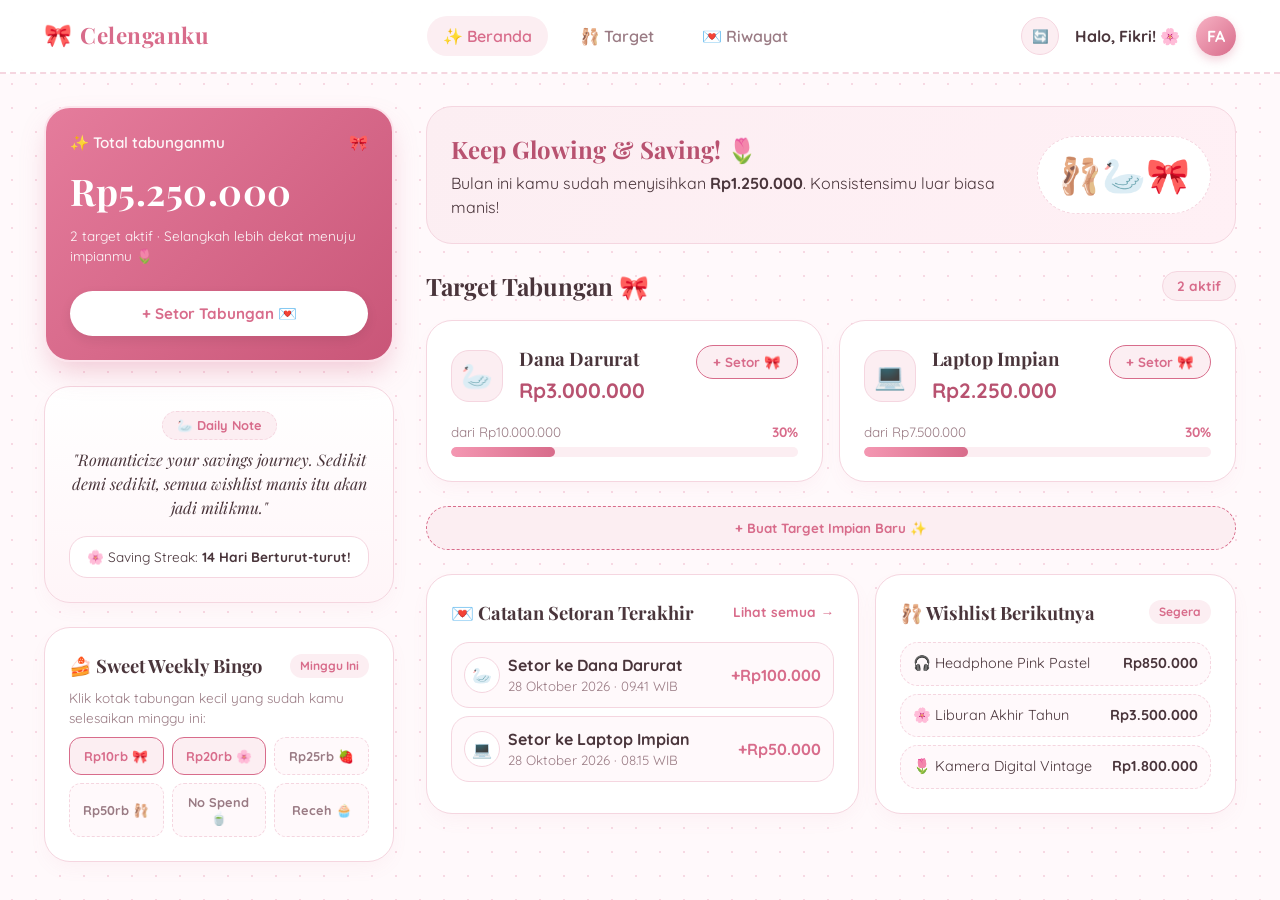
<file: index.html>
<!DOCTYPE html>
<html lang="id">
<head>
    <meta charset="UTF-8">
    <meta name="viewport" content="width=device-width, initial-scale=1.0">
    <title>Celenganku 🎀 Dashboard</title>
    <link href="https://fonts.googleapis.com/css2?family=Playfair+Display:ital,wght@0,600;0,700;1,600&family=Quicksand:wght@500;600;700&display=swap" rel="stylesheet">
    <link rel="stylesheet" href="style.css">
</head>
<body>
    <!-- TOP NAVIGATION -->
    <header class="web-header">
        <div class="header-container">
            <div class="brand">
                <span class="logo-icon">🎀</span>
                <h1 class="app-title">Celenganku</h1>
            </div>
            
            <nav class="top-nav" id="top-nav">
                <a href="index.html" class="nav-item active">✨ Beranda</a>
                <a href="index.html#target-section" class="nav-item">🩰 Target</a>
                <a href="riwayat.html" class="nav-item">💌 Riwayat</a>
            </nav>

            <div class="user-profile">
                <button class="icon-btn" id="btn-reset-data" title="Reset Data ke Awal" aria-label="Reset Data">🔄</button>
                <div class="user-info">
                    <span class="greeting">Halo, Fikri! 🌸</span>
                </div>
                <div class="avatar">FA</div>
                <button class="hamburger-btn" id="btn-hamburger" aria-label="Buka Menu">☰</button>
            </div>
        </div>
    </header>

    <!-- MAIN DASHBOARD CONTENT -->
    <main class="dashboard-container">
        <!-- Kolom Kiri: Ringkasan, Afirmasi & Tantangan -->
        <aside class="dashboard-sidebar">
            <section class="total-balance-card">
                <div class="card-header">
                    <p>✨ Total tabunganmu</p>
                    <span>🎀</span>
                </div>
                <h2 id="total-balance">Rp5.250.000</h2>
                <p class="subtitle">2 target aktif · Selangkah lebih dekat menuju impianmu 🌷</p>
                <button class="btn-light" id="btn-setor-umum">+ Setor Tabungan 💌</button>
            </section>

            <section class="coquette-widget quote-widget">
                <div class="widget-ribbon">🦢 Daily Note</div>
                <p class="quote-text">"Romanticize your savings journey. Sedikit demi sedikit, semua wishlist manis itu akan jadi milikmu."</p>
                <div class="streak-badge">
                    <span>🌸 Saving Streak: <strong>14 Hari Berturut-turut!</strong></span>
                </div>
            </section>

            <section class="coquette-widget challenge-widget">
                <div class="widget-header">
                    <h3>🍰 Sweet Weekly Bingo</h3>
                    <span class="badge-mini">Minggu Ini</span>
                </div>
                <p class="muted small-text">Klik kotak tabungan kecil yang sudah kamu selesaikan minggu ini:</p>
                <div class="bingo-grid">
                    <button class="bingo-box done">Rp10rb 🎀</button>
                    <button class="bingo-box done">Rp20rb 🌸</button>
                    <button class="bingo-box">Rp25rb 🍓</button>
                    <button class="bingo-box">Rp50rb 🩰</button>
                    <button class="bingo-box">No Spend 🍵</button>
                    <button class="bingo-box">Receh 🧁</button>
                </div>
            </section>
        </aside>

        <!-- Kolom Kanan: Banner, Daftar Target, Aktivitas & Wishlist -->
        <section class="dashboard-content" id="target-section">
            <div class="welcome-banner">
                <div class="banner-text">
                    <h2>Keep Glowing & Saving! 🌷</h2>
                    <p>Bulan ini kamu sudah menyisihkan <strong id="banner-total-setoran">Rp1.250.000</strong>. Konsistensimu luar biasa manis!</p>
                </div>
                <div class="banner-illustration">🩰🦢🎀</div>
            </div>

            <div class="section-heading">
                <h2>Target Tabungan 🎀</h2>
                <span class="badge">2 aktif</span>
            </div>

            <div class="targets-grid">
                <!-- Target 1: Dana Darurat -->
                <article class="target-card">
                    <div class="target-header">
                        <div class="target-info">
                            <div class="target-icon">🦢</div>
                            <div class="target-details">
                                <h3>Dana Darurat</h3>
                                <p class="target-amount" id="darurat-amount">Rp3.000.000</p>
                            </div>
                        </div>
                        <button class="btn-secondary-outline" id="btn-setor-darurat">+ Setor 🎀</button>
                    </div>
                    
                    <div class="progress-section">
                        <div class="progress-stats">
                            <span class="muted">dari Rp10.000.000</span>
                            <span class="percent" id="darurat-percent">30%</span>
                        </div>
                        <div class="progress-bar-container">
                            <div class="progress-fill" id="darurat-progress" style="width: 30%;"></div>
                        </div>
                    </div>
                </article>

                <!-- Target 2: Laptop Impian -->
                <article class="target-card">
                    <div class="target-header">
                        <div class="target-info">
                            <div class="target-icon">💻</div>
                            <div class="target-details">
                                <h3>Laptop Impian</h3>
                                <p class="target-amount" id="laptop-amount">Rp2.250.000</p>
                            </div>
                        </div>
                        <button class="btn-secondary-outline" id="btn-setor-laptop">+ Setor 🎀</button>
                    </div>
                    
                    <div class="progress-section">
                        <div class="progress-stats">
                            <span class="muted">dari Rp7.500.000</span>
                            <span class="percent" id="laptop-percent">30%</span>
                        </div>
                        <div class="progress-bar-container">
                            <div class="progress-fill" id="laptop-progress" style="width: 30%;"></div>
                        </div>
                    </div>
                </article>
            </div>
            
            <button class="btn-secondary btn-block mt-lg">+ Buat Target Impian Baru ✨</button>

            <div class="bottom-widgets-grid mt-lg">
                <div class="coquette-widget">
                    <div class="widget-header">
                        <h3>💌 Catatan Setoran Terakhir</h3>
                        <a href="riwayat.html" class="link-cute">Lihat semua →</a>
                    </div>
                    <div class="mini-trx-list" id="recent-trx-list">
                        <div class="mini-trx-item">
                            <div class="mini-trx-left">
                                <span class="mini-icon">🦢</span>
                                <div>
                                    <strong>Setor ke Dana Darurat</strong>
                                    <small class="muted">28 Okt · 09.41 WIB</small>
                                </div>
                            </div>
                            <span class="amount-plus">+Rp100.000</span>
                        </div>
                        <div class="mini-trx-item">
                            <div class="mini-trx-left">
                                <span class="mini-icon">💻</span>
                                <div>
                                    <strong>Setor ke Laptop Impian</strong>
                                    <small class="muted">28 Okt · 08.15 WIB</small>
                                </div>
                            </div>
                            <span class="amount-plus">+Rp50.000</span>
                        </div>
                    </div>
                </div>

                <div class="coquette-widget">
                    <div class="widget-header">
                        <h3>🩰 Wishlist Berikutnya</h3>
                        <span class="badge-mini">Segera</span>
                    </div>
                    <div class="wishlist-items">
                        <div class="wishlist-row">
                            <span>🎧 Headphone Pink Pastel</span>
                            <strong>Rp850.000</strong>
                        </div>
                        <div class="wishlist-row">
                            <span>🌸 Liburan Akhir Tahun</span>
                            <strong>Rp3.500.000</strong>
                        </div>
                        <div class="wishlist-row">
                            <span>🌷 Kamera Digital Vintage</span>
                            <strong>Rp1.800.000</strong>
                        </div>
                    </div>
                </div>
            </div>
        </section>
    </main>

    <!-- MODAL FORM SETOR -->
    <dialog id="modal-setor" class="modal">
        <div class="modal-content">
            <header class="modal-header">
                <h2>🎀 Detail Setoran</h2>
                <button class="btn-close" id="btn-close-modal">✕</button>
            </header>
            
            <div class="form-group">
                <label for="input-nominal">Nominal setoran manis hari ini</label>
                <div class="input-currency">
                    <span>Rp</span>
                    <input type="number" id="input-nominal" placeholder="0" min="10000">
                </div>
                <small class="muted">Minimal setoran Rp10.000 🌸</small>
            </div>

            <div class="quick-amounts">
                <button class="btn-chip" data-nominal="50000">Rp50.000</button>
                <button class="btn-chip" data-nominal="100000">Rp100.000</button>
                <button class="btn-chip" data-nominal="250000">Rp250.000</button>
            </div>

            <div class="preview-box">
                <h3>✨ Pratinjau Setoran</h3>
                <div class="preview-row"><span>Tujuan</span> <strong id="preview-tujuan">Dana Darurat</strong></div>
                <div class="preview-row"><span>Nominal setoran</span> <strong id="preview-nominal" class="text-pink">Rp0</strong></div>
                <div class="preview-row"><span>Saldo target setelah setoran</span> <strong id="preview-saldo">Rp3.000.000</strong></div>
            </div>

            <button class="btn-primary btn-block" id="btn-konfirmasi" disabled>Konfirmasi Setoran 💌</button>
        </div>
    </dialog>

    <!-- MODAL SUKSES -->
    <dialog id="modal-sukses" class="modal">
        <div class="modal-content success-content">
            <div class="success-icon">🎀</div>
            <h2>Yeay! Setoran Berhasil ✨</h2>
            <p id="success-desc" class="muted mt-sm">Rp100.000 ditambahkan ke Dana Darurat</p>
            
            <div class="success-card">
                <p id="success-label">Tabunganmu sekarang</p>
                <h3 id="success-new-balance">Rp3.100.000</h3>
            </div>
            
            <button class="btn-primary btn-block" id="btn-tutup-sukses">Tutup & Kembali 🌸</button>
        </div>
    </dialog>

    <script src="script.js"></script>
</body>
</html>
</file>
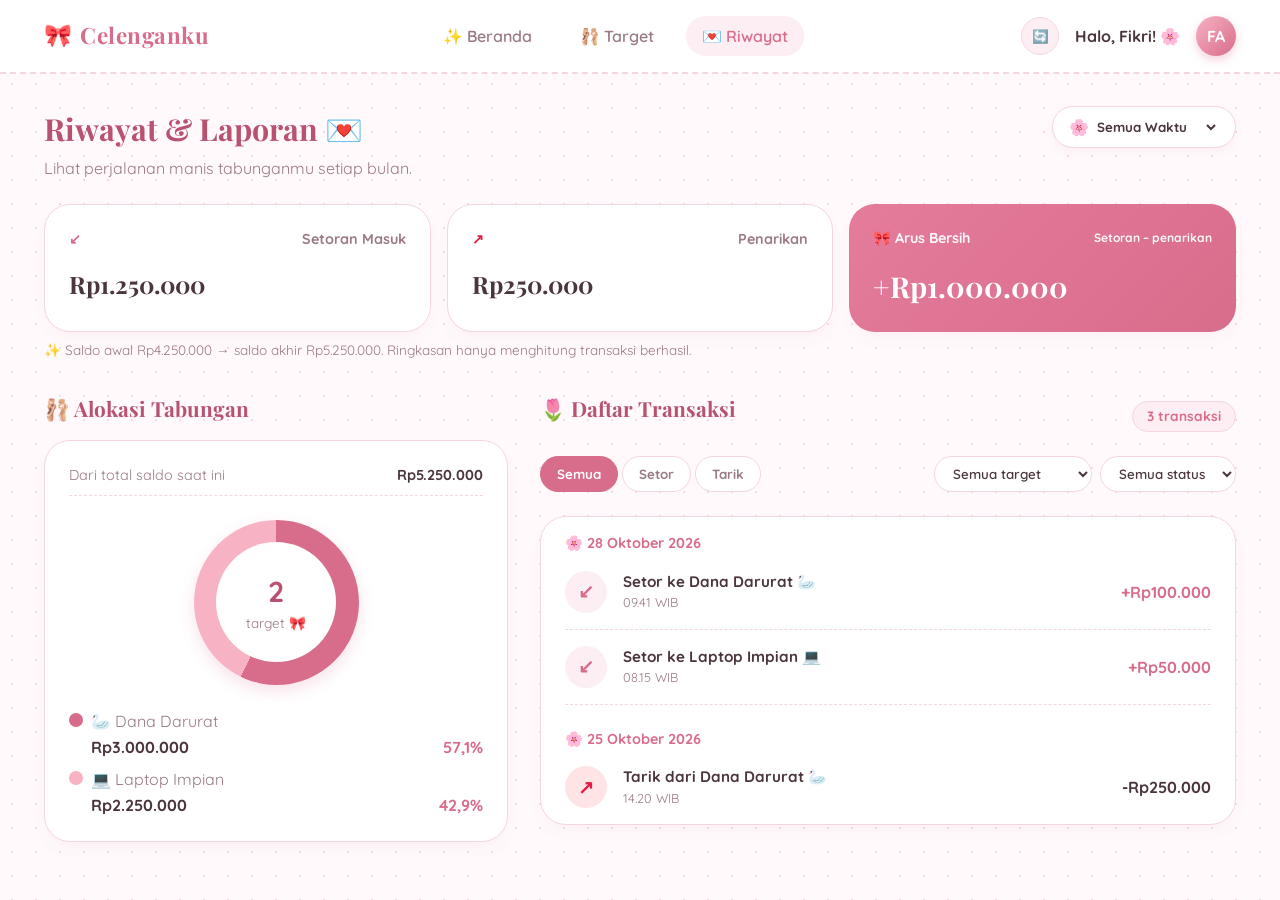
<file: riwayat.html>
<!DOCTYPE html>
<html lang="id">
<head>
    <meta charset="UTF-8">
    <meta name="viewport" content="width=device-width, initial-scale=1.0">
    <title>Riwayat & Laporan 🎀 Celenganku</title>
    <link href="https://fonts.googleapis.com/css2?family=Playfair+Display:ital,wght@0,600;0,700;1,600&family=Quicksand:wght@500;600;700&display=swap" rel="stylesheet">
    <link rel="stylesheet" href="style.css">
    <link rel="stylesheet" href="style2.css">
</head>
<body>
    <!-- TOP NAVIGATION -->
    <header class="web-header">
        <div class="header-container">
            <div class="brand">
                <span class="logo-icon">🎀</span>
                <h1 class="app-title">Celenganku</h1>
            </div>
            
            <nav class="top-nav" id="top-nav">
                <a href="index.html" class="nav-item">✨ Beranda</a>
                <a href="index.html#target-section" class="nav-item">🩰 Target</a>
                <a href="riwayat.html" class="nav-item active">💌 Riwayat</a>
            </nav>

            <div class="user-profile">
                <button class="icon-btn" id="btn-reset-data" title="Reset Data ke Awal" aria-label="Reset Data">🔄</button>
                <div class="user-info">
                    <span class="greeting">Halo, Fikri! 🌸</span>
                </div>
                <div class="avatar">FA</div>
                <button class="hamburger-btn" id="btn-hamburger" aria-label="Buka Menu">☰</button>
            </div>
        </div>
    </header>

    <!-- MAIN DASHBOARD CONTENT -->
    <main class="dashboard-container riwayat-layout">
        
        <div class="page-header">
            <div>
                <h2>Riwayat & Laporan 💌</h2>
                <p class="muted">Lihat perjalanan manis tabunganmu setiap bulan.</p>
            </div>
            <div class="date-picker">
                <span>🌸</span>
                <select class="select-clean">
                    <option>Semua Waktu</option>
                    <option>Oktober 2026</option>
                    <option>September 2026</option>
                </select>
            </div>
        </div>

        <!-- Ringkasan Arus Kas -->
        <section class="summary-grid">
            <div class="summary-card">
                <div class="summary-header">
                    <span class="icon-green">↙</span>
                    <span>Setoran Masuk</span>
                </div>
                <h3 id="summary-setoran">Rp1.250.000</h3>
            </div>
            
            <div class="summary-card">
                <div class="summary-header">
                    <span class="icon-red">↗</span>
                    <span>Penarikan</span>
                </div>
                <h3 id="summary-penarikan">Rp250.000</h3>
            </div>

            <div class="summary-card bg-primary text-white">
                <div class="summary-header opacity-90">
                    <span>🎀 Arus Bersih</span>
                    <small>Setoran – penarikan</small>
                </div>
                <h3 class="text-large" id="summary-bersih">+Rp1.000.000</h3>
            </div>
        </section>
        
        <p class="info-text muted" id="summary-info-text">✨ Saldo awal Rp4.250.000 → saldo akhir Rp5.250.000. Ringkasan hanya menghitung transaksi berhasil.</p>

        <!-- Detail Layout (Kiri: Alokasi, Kanan: Transaksi) -->
        <div class="details-layout">
            
            <aside>
                <h3 class="section-title">🩰 Alokasi Tabungan</h3>
                <div class="card allocation-card">
                    <div class="allocation-header">
                        <span class="muted">Dari total saldo saat ini</span>
                        <strong id="riwayat-total-saldo">Rp5.250.000</strong>
                    </div>
                    
                    <div class="chart-container">
                        <div class="donut-chart" id="alokasi-donut">
                            <div class="donut-inner">
                                <strong>2</strong>
                                <span>target 🎀</span>
                            </div>
                        </div>
                        <div class="chart-legend">
                            <div class="legend-item">
                                <div class="legend-dot bg-primary"></div>
                                <div class="legend-info">
                                    <span class="muted">🦢 Dana Darurat</span>
                                    <div class="legend-value">
                                        <strong id="alokasi-darurat-nominal">Rp3.000.000</strong>
                                        <span class="text-primary" id="alokasi-darurat-persen">57,1%</span>
                                    </div>
                                </div>
                            </div>
                            <div class="legend-item mt-sm">
                                <div class="legend-dot bg-secondary"></div>
                                <div class="legend-info">
                                    <span class="muted">💻 Laptop Impian</span>
                                    <div class="legend-value">
                                        <strong id="alokasi-laptop-nominal">Rp2.250.000</strong>
                                        <span class="text-primary" id="alokasi-laptop-persen">42,9%</span>
                                    </div>
                                </div>
                            </div>
                        </div>
                    </div>
                </div>
            </aside>

            <section>
                <div class="section-heading">
                    <h3 class="section-title">🌷 Daftar Transaksi</h3>
                    <span class="badge" id="trx-count-badge">3 transaksi</span>
                </div>

                <div class="filters-container">
                    <div class="filter-buttons" id="filter-type-buttons">
                        <button class="btn-chip active" data-filter="all">Semua</button>
                        <button class="btn-chip" data-filter="setor">Setor</button>
                        <button class="btn-chip" data-filter="tarik">Tarik</button>
                    </div>
                    <div class="filter-selects">
                        <select class="input-select" id="filter-target-select">
                            <option value="all">Semua target</option>
                            <option value="Dana Darurat">Dana Darurat</option>
                            <option value="Laptop Impian">Laptop Impian</option>
                            <option value="Tabungan Umum">Tabungan Umum</option>
                        </select>
                        <select class="input-select">
                            <option>Semua status</option>
                            <option>Berhasil</option>
                        </select>
                    </div>
                </div>

                <div class="transaction-list" id="riwayat-trx-list">
                    <!-- Diisi oleh script.js -->
                </div>
            </section>
        </div>
    </main>

    <script src="script.js"></script>
</body>
</html>
</file>
<file: style.css>
:root {
    /* Coquette Pastel Color Palette */
    --color-primary: #d86c8b;        /* Rose Pink */
    --color-primary-dark: #b85270;   /* Deeper Rose */
    --color-primary-light: #fceef2;  /* Soft Blush Pink */
    --color-bg: #fff9fb;             /* Pearl Cream Pinkish */
    --color-surface: #ffffff;
    --color-text-main: #4a353b;      /* Warm Cocoa Brown */
    --color-text-muted: #9a7b84;     /* Dusty Mauve */
    --color-border: #f5d6e0;         /* Pastel Lace Pink */
    
    /* Spacing */
    --space-xs: 4px;
    --space-sm: 8px;
    --space-md: 16px;
    --space-lg: 24px;
    --space-xl: 32px;
    
    /* Border Radius (Lebih membulat agar menggemaskan) */
    --radius-sm: 12px;
    --radius-md: 18px;
    --radius-lg: 26px;
}

* {
    box-sizing: border-box;
    margin: 0;
    padding: 0;
    font-family: 'Quicksand', -apple-system, BlinkMacSystemFont, sans-serif;
}

h1, h2, h3, .serif-title {
    font-family: 'Playfair Display', Georgia, serif;
}

body {
    background-color: var(--color-bg);
    background-image: radial-gradient(#f7d9e3 1.2px, transparent 1.2px);
    background-size: 24px 24px;
    color: var(--color-text-main);
    line-height: 1.5;
}

.mt-sm { margin-top: var(--space-sm); }
.mt-lg { margin-top: var(--space-lg); }
.small-text { font-size: 0.85rem; margin-bottom: var(--space-sm); }

/* Top Header */
.web-header {
    background-color: rgba(255, 255, 255, 0.9);
    backdrop-filter: blur(10px);
    border-bottom: 2px dashed var(--color-border);
    position: sticky;
    top: 0;
    z-index: 100;
}

.header-container {
    max-width: 1240px;
    margin: 0 auto;
    padding: var(--space-md) var(--space-lg);
    display: flex;
    justify-content: space-between;
    align-items: center;
}

.brand {
    display: flex;
    align-items: center;
    gap: var(--space-sm);
    font-size: 1.4rem;
    font-weight: bold;
    color: var(--color-primary);
}

.app-title {
    font-size: inherit;
    font-weight: 700;
    margin: 0;
    letter-spacing: 0.5px;
}

.top-nav {
    display: flex;
    gap: var(--space-md);
}

.nav-item {
    text-decoration: none;
    color: var(--color-text-muted);
    font-weight: 600;
    padding: 8px 16px;
    border-radius: 99px;
    transition: all 0.25s ease;
}

.nav-item:hover, .nav-item.active {
    color: var(--color-primary);
    background-color: var(--color-primary-light);
}

.user-profile {
    display: flex;
    align-items: center;
    gap: var(--space-md);
}

.icon-btn {
    background: var(--color-primary-light);
    border: 1px solid var(--color-border);
    border-radius: 50%;
    width: 38px;
    height: 38px;
    cursor: pointer;
    transition: transform 0.2s;
}
.icon-btn:hover { transform: scale(1.08); }

.avatar {
    background: linear-gradient(135deg, #f7b2c4, var(--color-primary));
    color: white;
    font-weight: bold;
    width: 40px;
    height: 40px;
    border-radius: 50%;
    display: flex;
    align-items: center;
    justify-content: center;
    box-shadow: 0 4px 10px rgba(216, 108, 139, 0.3);
}

.greeting { font-weight: 700; color: var(--color-text-main); }

/* Main Dashboard Layout */
.dashboard-container {
    max-width: 1240px;
    margin: var(--space-xl) auto;
    padding: 0 var(--space-lg);
    display: grid;
    grid-template-columns: 350px 1fr;
    gap: var(--space-xl);
    align-items: start;
}

.dashboard-sidebar {
    display: flex;
    flex-direction: column;
    gap: var(--space-lg);
}

/* Sidebar / Total Card */
.total-balance-card {
    background: linear-gradient(135deg, #e57c9c 0%, #c95678 100%);
    color: white;
    padding: var(--space-lg);
    border-radius: var(--radius-lg);
    box-shadow: 0 14px 28px -6px rgba(216, 108, 139, 0.35);
    border: 2px solid #fce4ec;
    position: relative;
    overflow: hidden;
}

.card-header { display: flex; justify-content: space-between; font-size: 0.95rem; opacity: 0.95; font-weight: 600; }
.total-balance-card h2 { font-size: 2.3rem; margin: var(--space-sm) 0; letter-spacing: 0.5px; }
.subtitle { font-size: 0.85rem; opacity: 0.95; margin-bottom: var(--space-lg); }

.btn-light {
    width: 100%;
    padding: 13px;
    border: none;
    border-radius: 99px;
    background: white;
    color: var(--color-primary);
    font-weight: 700;
    font-size: 0.95rem;
    cursor: pointer;
    box-shadow: 0 4px 12px rgba(0, 0, 0, 0.08);
    transition: all 0.2s;
}
.btn-light:hover {
    background: var(--color-primary-light);
    transform: translateY(-2px);
}

/* Coquette Extra Widgets */
.coquette-widget {
    background: var(--color-surface);
    border: 1.5px solid var(--color-border);
    border-radius: var(--radius-lg);
    padding: var(--space-lg);
    box-shadow: 0 8px 20px -4px rgba(216, 108, 139, 0.07);
}

.quote-widget {
    background: linear-gradient(180deg, #ffffff 0%, #fff5f8 100%);
    text-align: center;
}

.widget-ribbon {
    display: inline-block;
    background: var(--color-primary-light);
    color: var(--color-primary);
    font-weight: 700;
    font-size: 0.8rem;
    padding: 4px 14px;
    border-radius: 99px;
    margin-bottom: var(--space-sm);
    border: 1px dashed var(--color-border);
}

.quote-text {
    font-family: 'Playfair Display', serif;
    font-style: italic;
    font-size: 1rem;
    color: var(--color-text-main);
    margin-bottom: var(--space-md);
}

.streak-badge {
    background: white;
    border: 1px solid var(--color-border);
    border-radius: var(--radius-md);
    padding: 10px;
    font-size: 0.85rem;
}

.widget-header {
    display: flex;
    justify-content: space-between;
    align-items: center;
    margin-bottom: var(--space-sm);
}

.widget-header h3 { font-size: 1.15rem; }

.badge-mini {
    background: var(--color-primary-light);
    color: var(--color-primary);
    padding: 3px 10px;
    border-radius: 99px;
    font-size: 0.75rem;
    font-weight: 700;
}

.bingo-grid {
    display: grid;
    grid-template-columns: repeat(3, 1fr);
    gap: var(--space-sm);
    margin-top: var(--space-sm);
}

.bingo-box {
    padding: 10px 6px;
    border-radius: var(--radius-sm);
    border: 1.5px dashed var(--color-border);
    background: var(--color-bg);
    color: var(--color-text-muted);
    font-weight: 700;
    font-size: 0.8rem;
    cursor: pointer;
    transition: all 0.2s;
}

.bingo-box.done, .bingo-box:hover {
    background: var(--color-primary-light);
    color: var(--color-primary);
    border-style: solid;
    border-color: var(--color-primary);
}

/* Welcome Banner di Kanan */
.welcome-banner {
    background: linear-gradient(120deg, #fceef2 0%, #fff0f5 100%);
    border: 1.5px solid var(--color-border);
    border-radius: var(--radius-lg);
    padding: var(--space-lg);
    margin-bottom: var(--space-lg);
    display: flex;
    justify-content: space-between;
    align-items: center;
    gap: var(--space-md);
}

.banner-text h2 {
    color: var(--color-primary-dark);
    margin-bottom: 4px;
}

.banner-illustration {
    font-size: 2.2rem;
    background: white;
    padding: 12px 20px;
    border-radius: 99px;
    border: 1px dashed var(--color-border);
    white-space: nowrap;
}

/* Main Content / Targets */
.section-heading {
    display: flex;
    justify-content: space-between;
    align-items: center;
    margin-bottom: var(--space-md);
}

.badge {
    background: var(--color-primary-light);
    color: var(--color-primary);
    border: 1px solid var(--color-border);
    padding: 4px 14px;
    border-radius: 99px;
    font-size: 0.85rem;
    font-weight: 700;
}

.targets-grid {
    display: grid;
    grid-template-columns: repeat(auto-fill, minmax(320px, 1fr));
    gap: var(--space-md);
}

.target-card {
    background: var(--color-surface);
    border: 1.5px solid var(--color-border);
    border-radius: var(--radius-lg);
    padding: var(--space-lg);
    transition: transform 0.25s, box-shadow 0.25s;
    box-shadow: 0 8px 20px -6px rgba(216, 108, 139, 0.08);
}

.target-card:hover {
    transform: translateY(-4px);
    box-shadow: 0 14px 24px -6px rgba(216, 108, 139, 0.16);
    border-color: #ebb6c6;
}

.target-header {
    display: flex;
    justify-content: space-between;
    align-items: flex-start;
    margin-bottom: var(--space-md);
}

.target-info { display: flex; gap: var(--space-md); align-items: center; }
.target-icon {
    background: var(--color-primary-light);
    border: 1px solid var(--color-border);
    width: 52px;
    height: 52px;
    border-radius: 18px;
    display: flex;
    align-items: center;
    justify-content: center;
    font-size: 1.6rem;
}

.target-amount { font-size: 1.3rem; font-weight: 700; color: var(--color-primary-dark); margin-top: 2px; }
.progress-section { margin-top: auto; }
.progress-bar-container { background: var(--color-primary-light); height: 10px; border-radius: 99px; margin-top: var(--space-xs); overflow: hidden; }
.progress-fill { background: linear-gradient(90deg, #f497b2, var(--color-primary)); height: 100%; border-radius: 99px; transition: width 0.4s ease; }
.progress-stats { display: flex; justify-content: space-between; font-size: 0.85rem; }
.muted { color: var(--color-text-muted); }
.percent { color: var(--color-primary); font-weight: 700; }

/* Bottom Grid (Aktivitas & Wishlist) */
.bottom-widgets-grid {
    display: grid;
    grid-template-columns: 1.2fr 1fr;
    gap: var(--space-md);
}

.link-cute {
    text-decoration: none;
    color: var(--color-primary);
    font-size: 0.85rem;
    font-weight: 700;
}

.mini-trx-list {
    display: flex;
    flex-direction: column;
    gap: var(--space-sm);
    margin-top: var(--space-md);
}

.mini-trx-item {
    display: flex;
    justify-content: space-between;
    align-items: center;
    padding: 10px 12px;
    background: var(--color-bg);
    border-radius: var(--radius-md);
    border: 1px solid var(--color-border);
}

.mini-trx-left {
    display: flex;
    align-items: center;
    gap: var(--space-sm);
}

.mini-trx-left div {
    display: flex;
    flex-direction: column;
}

.mini-icon {
    width: 36px;
    height: 36px;
    background: white;
    border-radius: 50%;
    display: flex;
    align-items: center;
    justify-content: center;
    border: 1px solid var(--color-border);
}

.amount-plus {
    color: var(--color-primary);
    font-weight: 700;
}

.wishlist-items {
    display: flex;
    flex-direction: column;
    gap: var(--space-sm);
    margin-top: var(--space-md);
}

.wishlist-row {
    display: flex;
    justify-content: space-between;
    padding: 10px 12px;
    background: var(--color-bg);
    border-radius: var(--radius-md);
    border: 1px dashed var(--color-border);
    font-size: 0.9rem;
}

/* Buttons */
.btn-secondary {
    width: 100%;
    padding: 13px;
    border: 1.5px dashed var(--color-primary);
    border-radius: 99px;
    background: var(--color-primary-light);
    color: var(--color-primary);
    font-weight: 700;
    cursor: pointer;
    transition: all 0.2s;
}
.btn-secondary:hover { background: #f9dce5; }

.btn-secondary-outline {
    padding: 8px 16px;
    border: 1.5px solid var(--color-primary);
    border-radius: 99px;
    background: var(--color-primary-light);
    color: var(--color-primary);
    font-weight: 700;
    cursor: pointer;
    transition: all 0.2s;
}
.btn-secondary-outline:hover {
    background: var(--color-primary);
    color: white;
}

.btn-primary {
    width: 100%;
    padding: 14px;
    border: none;
    border-radius: 99px;
    background: linear-gradient(135deg, #e57c9c, var(--color-primary));
    color: white;
    font-weight: 700;
    font-size: 1rem;
    cursor: pointer;
    box-shadow: 0 6px 15px rgba(216, 108, 139, 0.3);
    transition: all 0.2s;
}
.btn-primary:hover:not(:disabled) { background: var(--color-primary-dark); transform: translateY(-1px); }
.btn-primary:disabled { background: #e2c8d0; cursor: not-allowed; box-shadow: none; }
.btn-block { width: 100%; }

/* Modal */
.modal {
    border: none;
    background: rgba(74, 53, 59, 0.45);
    backdrop-filter: blur(4px);
    width: 100%;
    height: 100%;
    position: fixed;
    top: 0;
    left: 0;
    display: none;
    align-items: center;
    justify-content: center;
    z-index: 1000;
    padding: var(--space-md);
}

.modal[open] { display: flex; }

.modal-content {
    background: var(--color-surface);
    width: 100%;
    max-width: 460px;
    border-radius: var(--radius-lg);
    border: 2px solid var(--color-border);
    padding: var(--space-xl);
    box-shadow: 0 24px 38px rgba(216, 108, 139, 0.2);
    animation: popIn 0.3s cubic-bezier(0.16, 1, 0.3, 1);
}

.modal-header { display: flex; justify-content: space-between; align-items: center; margin-bottom: var(--space-lg); }
.btn-close { background: var(--color-primary-light); border: none; width: 34px; height: 34px; border-radius: 50%; font-size: 1rem; color: var(--color-primary); cursor: pointer; }

/* Form inputs */
.form-group { margin-bottom: var(--space-md); }
.form-group label { font-size: 0.9rem; font-weight: 700; display: block; margin-bottom: var(--space-xs); }
.input-currency { display: flex; align-items: center; border: 2px solid var(--color-border); border-radius: var(--radius-md); padding: 12px 16px; margin-bottom: var(--space-xs); background: var(--color-bg); transition: border-color 0.2s; }
.input-currency:focus-within { border-color: var(--color-primary); background: white; }
.input-currency input { border: none; outline: none; background: transparent; font-size: 1.25rem; font-weight: 700; color: var(--color-text-main); width: 100%; margin-left: var(--space-sm); }
.quick-amounts { display: flex; flex-wrap: wrap; gap: var(--space-sm); margin: var(--space-md) 0 var(--space-lg); }
.btn-chip { padding: 8px 16px; border: 1.5px solid var(--color-border); background: var(--color-surface); border-radius: 99px; cursor: pointer; color: var(--color-text-muted); font-weight: 700; transition: all 0.2s; }
.btn-chip:hover { border-color: var(--color-primary); color: var(--color-primary); }
.btn-chip.active { border-color: var(--color-primary); color: white; background: var(--color-primary); }

.preview-box { background: var(--color-primary-light); border: 1px dashed var(--color-border); padding: var(--space-md); border-radius: var(--radius-md); margin-bottom: var(--space-xl); }
.preview-box h3 { font-size: 1rem; margin-bottom: var(--space-sm); color: var(--color-primary-dark); }
.preview-row { display: flex; justify-content: space-between; margin-bottom: var(--space-sm); font-size: 0.9rem; }
.preview-row:last-child { margin-bottom: 0; padding-top: var(--space-sm); border-top: 1px dashed var(--color-border); }
.text-pink { color: var(--color-primary); }

/* Success Modal Specifics */
.success-content { text-align: center; }
.success-icon { background: var(--color-primary-light); border: 2px solid var(--color-border); width: 80px; height: 80px; border-radius: 50%; display: flex; align-items: center; justify-content: center; font-size: 2.5rem; margin: 0 auto var(--space-lg); }
.success-card { background: var(--color-primary-light); padding: var(--space-lg); border-radius: var(--radius-md); margin: var(--space-xl) 0; border: 1.5px dashed var(--color-primary); }
.success-card h3 { color: var(--color-primary); font-size: 1.8rem; margin-top: var(--space-xs); }

@keyframes popIn {
    from { transform: scale(0.95); opacity: 0; }
    to { transform: scale(1); opacity: 1; }
}

/* Tombol Hamburger (Sembunyikan di layar Desktop) */
.hamburger-btn {
    display: none;
    background: var(--color-primary-light);
    border: 1.5px solid var(--color-border);
    border-radius: var(--radius-sm);
    width: 38px;
    height: 38px;
    font-size: 1.2rem;
    color: var(--color-primary);
    cursor: pointer;
    align-items: center;
    justify-content: center;
}

/* Responsiveness */
@media (max-width: 860px) {
    .dashboard-container { grid-template-columns: 1fr; }
    .bottom-widgets-grid { grid-template-columns: 1fr; }
    .welcome-banner { flex-direction: column; text-align: center; }
    
    .header-container {
        position: relative;
        padding: var(--space-sm) var(--space-md);
    }

    .hamburger-btn { display: flex; }
    .user-info { display: none; }

    .top-nav {
        display: none;
        position: absolute;
        top: 100%;
        left: 0;
        right: 0;
        background-color: var(--color-surface);
        flex-direction: column;
        gap: 6px;
        padding: var(--space-md);
        border-bottom: 2px dashed var(--color-border);
        box-shadow: 0 12px 20px rgba(216, 108, 139, 0.12);
        z-index: 99;
    }

    .top-nav.show { display: flex; }
    .targets-grid { grid-template-columns: 1fr; }
}
</file>
<file: style2.css>
/* --- TAMBAHAN UNTUK HALAMAN RIWAYAT & LAPORAN (COQUETTE EDITION) --- */

.riwayat-layout { display: block; }
.page-header { display: flex; justify-content: space-between; align-items: flex-start; margin-bottom: var(--space-lg); }
.page-header h2 { font-size: 1.9rem; margin-bottom: var(--space-xs); color: var(--color-primary-dark); }
.date-picker { display: flex; align-items: center; gap: var(--space-xs); border: 1.5px solid var(--color-border); padding: 8px 16px; border-radius: 99px; background: var(--color-surface); box-shadow: 0 4px 10px rgba(216, 108, 139, 0.06); }
.select-clean { border: none; outline: none; background: transparent; font-weight: 700; color: var(--color-text-main); cursor: pointer; }

/* Summary Grid */
.summary-grid { display: grid; grid-template-columns: repeat(3, 1fr); gap: var(--space-md); margin-bottom: var(--space-sm); }
.summary-card { background: var(--color-surface); border: 1.5px solid var(--color-border); border-radius: var(--radius-lg); padding: var(--space-lg); box-shadow: 0 8px 18px -6px rgba(216, 108, 139, 0.08); }
.summary-card.bg-primary { background: linear-gradient(135deg, #e57c9c, var(--color-primary)); color: white; border: none; }
.summary-header { display: flex; justify-content: space-between; align-items: center; font-size: 0.9rem; font-weight: 700; margin-bottom: var(--space-md); color: var(--color-text-muted); }
.summary-card.bg-primary .summary-header { color: white; opacity: 0.95; }
.summary-card h3 { font-size: 1.5rem; }
.summary-card .text-large { font-size: 1.8rem; }
.icon-green { color: var(--color-primary); font-weight: bold; }
.icon-red { color: #e11d48; font-weight: bold; }
.info-text { font-size: 0.85rem; margin-bottom: var(--space-xl); }

/* Details Layout (2 Columns) */
.details-layout { display: grid; grid-template-columns: 1fr 1.5fr; gap: var(--space-xl); align-items: start; }
.section-title { font-size: 1.3rem; margin-bottom: var(--space-md); color: var(--color-primary-dark); }
.card { background: var(--color-surface); border: 1.5px solid var(--color-border); border-radius: var(--radius-lg); padding: var(--space-lg); box-shadow: 0 8px 18px -6px rgba(216, 108, 139, 0.08); }

/* Donut Chart Simulation */
.allocation-header { display: flex; justify-content: space-between; font-size: 0.9rem; margin-bottom: var(--space-lg); padding-bottom: var(--space-sm); border-bottom: 1px dashed var(--color-border); }
.chart-container { display: flex; flex-direction: column; gap: var(--space-lg); }
.donut-chart { width: 165px; height: 165px; border-radius: 50%; background: conic-gradient(var(--color-primary) 0% 57.1%, #f7b2c4 57.1% 100%); display: flex; align-items: center; justify-content: center; margin: 0 auto; box-shadow: 0 6px 16px rgba(216, 108, 139, 0.2); }
.donut-inner { width: 120px; height: 120px; background: var(--color-surface); border-radius: 50%; display: flex; flex-direction: column; align-items: center; justify-content: center; }
.donut-inner strong { font-size: 1.8rem; color: var(--color-primary-dark); }
.donut-inner span { font-size: 0.85rem; color: var(--color-text-muted); }

/* Legends */
.legend-item { display: flex; gap: var(--space-sm); align-items: flex-start; }
.legend-dot { width: 14px; height: 14px; border-radius: 50%; margin-top: 4px; }
.bg-primary { background-color: var(--color-primary); }
.bg-secondary { background-color: #f7b2c4; }
.legend-info { flex: 1; }
.legend-value { display: flex; justify-content: space-between; margin-top: 2px; }
.text-primary { color: var(--color-primary); font-weight: 700; }
.bg-primary-light { background-color: var(--color-primary-light); }

/* Transactions */
.filters-container { display: flex; justify-content: space-between; flex-wrap: wrap; gap: var(--space-md); margin-bottom: var(--space-lg); }
.filter-buttons { display: flex; gap: var(--space-xs); }
.filter-selects { display: flex; gap: var(--space-sm); }
.input-select { padding: 8px 14px; border: 1.5px solid var(--color-border); border-radius: 99px; background: var(--color-surface); color: var(--color-text-main); font-weight: 600; outline: none; }

.transaction-list { background: var(--color-surface); border: 1.5px solid var(--color-border); border-radius: var(--radius-lg); padding: var(--space-md) var(--space-lg); box-shadow: 0 8px 18px -6px rgba(216, 108, 139, 0.08); }
.date-header { font-size: 0.9rem; color: var(--color-primary); margin-bottom: var(--space-md); }
.transaction-item { display: flex; justify-content: space-between; align-items: center; padding-bottom: var(--space-md); margin-bottom: var(--space-md); border-bottom: 1px dashed var(--color-border); }
.transaction-item:last-child { border-bottom: none; margin-bottom: 0; padding-bottom: 0; }
.trx-left { display: flex; gap: var(--space-md); align-items: center; }
.trx-icon { width: 42px; height: 42px; border-radius: 50%; display: flex; align-items: center; justify-content: center; font-weight: bold; font-size: 1.2rem; }
.trx-details { display: flex; flex-direction: column; }
.trx-details strong { font-size: 0.95rem; }
.trx-details span { font-size: 0.8rem; }
.error-bg { background-color: #ffe4e6; }
.error-text { color: #e11d48; }

/* Responsiveness tambahan untuk halaman Riwayat */
@media (max-width: 860px) {
    .page-header { flex-direction: column; gap: var(--space-sm); }
    .summary-grid { grid-template-columns: 1fr; }
    .details-layout { grid-template-columns: 1fr; }
    .filters-container { flex-direction: column; align-items: stretch; }
    .filter-selects { display: grid; grid-template-columns: 1fr 1fr; }
}
</file>
